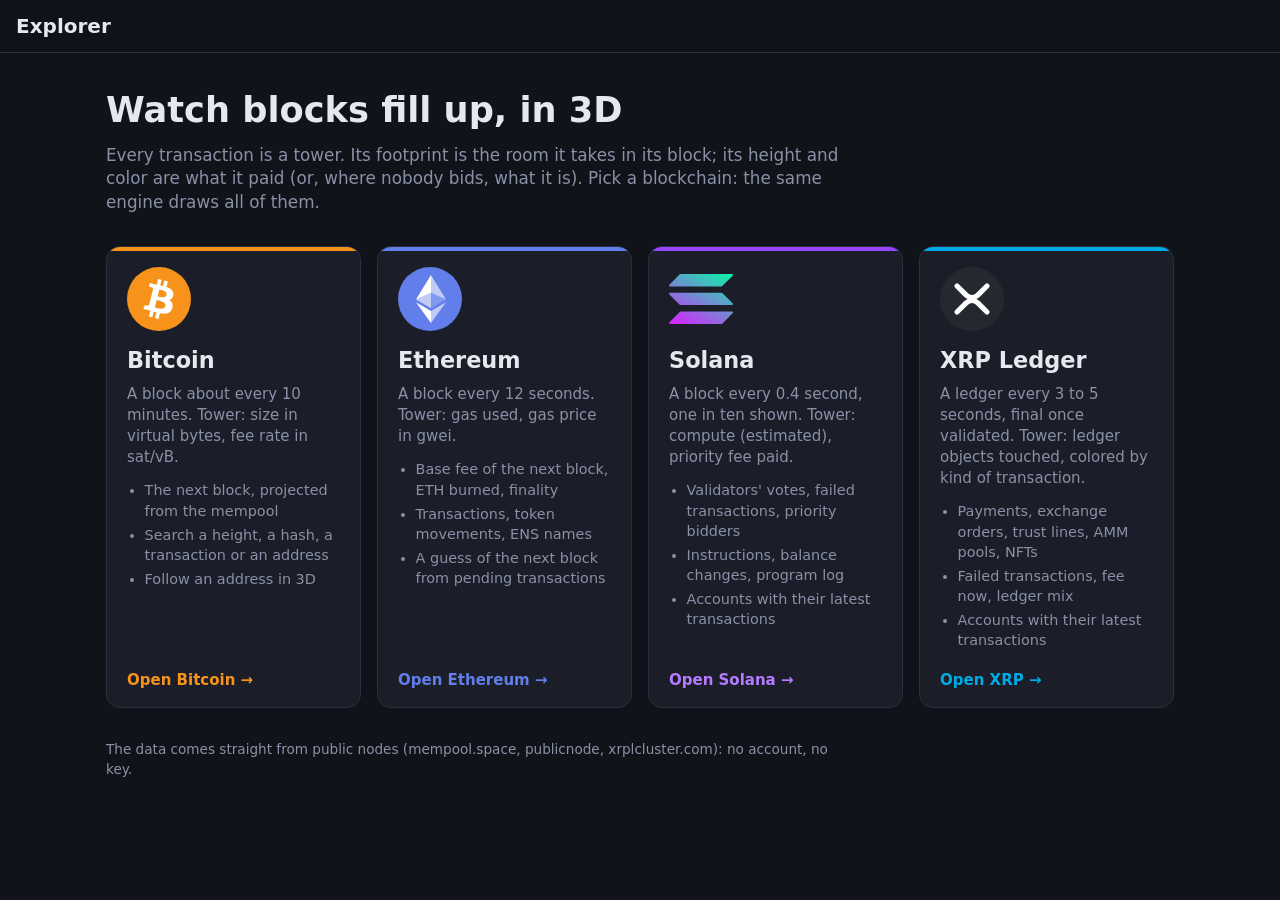
<file: index.html>
<!doctype html>
<html lang="en">

<head>
  <meta charset="utf-8">
  <meta name="viewport" content="width=device-width, initial-scale=1">
  <title>Blockchain Explorer in 3D</title>
  <link rel="stylesheet" href="css/style.css">
</head>

<body class="home">
  <header class="top">
    <h1>Explorer</h1>
  </header>

  <main class="home-main">
    <section class="hero">
      <h2>Watch blocks fill up, in 3D</h2>
      <p>Every transaction is a tower. Its footprint is the room it takes in its block; its height and color are what it paid (or, where nobody bids, what it is).
        Pick a blockchain: the same engine draws all of them.</p>
    </section>

    <section class="cards" aria-label="Blockchains">
      <a class="card bitcoin" href="bitcoin.html">
        <img src="img/bitcoin.svg" alt="" width="64" height="64">
        <h3>Bitcoin</h3>
        <p class="what">A block about every 10 minutes. Tower: size in virtual bytes, fee rate in sat/vB.</p>
        <ul>
          <li>The next block, projected from the mempool</li>
          <li>Search a height, a hash, a transaction or an address</li>
          <li>Follow an address in 3D</li>
        </ul>
        <span class="go">Open Bitcoin →</span>
      </a>

      <a class="card ethereum" href="ethereum.html">
        <img src="img/ethereum.svg" alt="" width="64" height="64">
        <h3>Ethereum</h3>
        <p class="what">A block every 12 seconds. Tower: gas used, gas price in gwei.</p>
        <ul>
          <li>Base fee of the next block, ETH burned, finality</li>
          <li>Transactions, token movements, ENS names</li>
          <li>A guess of the next block from pending transactions</li>
        </ul>
        <span class="go">Open Ethereum →</span>
      </a>

      <a class="card solana" href="solana.html">
        <img src="img/solana.svg" alt="" width="64" height="64">
        <h3>Solana</h3>
        <p class="what">A block every 0.4 second, one in ten shown. Tower: compute (estimated), priority fee paid.</p>
        <ul>
          <li>Validators' votes, failed transactions, priority bidders</li>
          <li>Instructions, balance changes, program log</li>
          <li>Accounts with their latest transactions</li>
        </ul>
        <span class="go">Open Solana →</span>
      </a>

      <a class="card xrp" href="xrp.html">
        <img src="img/xrp.svg" alt="" width="64" height="64">
        <h3>XRP Ledger</h3>
        <p class="what">A ledger every 3 to 5 seconds, final once validated. Tower: ledger objects touched, colored by kind of transaction.</p>
        <ul>
          <li>Payments, exchange orders, trust lines, AMM pools, NFTs</li>
          <li>Failed transactions, fee now, ledger mix</li>
          <li>Accounts with their latest transactions</li>
        </ul>
        <span class="go">Open XRP →</span>
      </a>
    </section>

    <p class="small">The data comes straight from public nodes (mempool.space, publicnode, xrplcluster.com): no account, no key.</p>
  </main>
</body>

</html>
</file>
<file: css/style.css>
:root {
  --bg: #11131a;
  --panel: #1b1e29;
  --line: #2b3040;
  --text: #e6e8ef;
  --muted: #8a91a6;
  --accent: #f7931a;
  /* the page sets it from Explorer.chain.theme.accent (app.js) */
  --ok: #3ecf8e;
  --bad: #ef5b5b;
  --mine: #ff5cf0;
  /* the tracked wallet: beacons, outlined blocks, the panel */
  --mono: ui-monospace, SFMono-Regular, Menlo, Consolas, monospace;
}

* {
  box-sizing: border-box;
}

body {
  margin: 0;
  background: var(--bg);
  color: var(--text);
  font: 15px/1.4 system-ui, sans-serif;
}

h1 {
  margin: 0;
  font-size: 1.25rem;
  color: var(--accent);
}

h2 {
  font-size: 1rem;
  margin: 0 0 .75rem;
}

h2 small {
  color: var(--muted);
  font-weight: 400;
  margin-left: .5rem;
}

main {
  max-width: 1200px;
  margin: 0 auto;
  padding: 1rem;
  display: grid;
  gap: 2rem;
}

.top {
  display: flex;
  flex-wrap: wrap;
  gap: .75rem 1rem;
  align-items: center;
  padding: .75rem 1rem;
  border-bottom: 1px solid var(--line);
}

#search {
  display: flex;
  flex: 1;
  min-width: 240px;
  gap: .5rem;
}

input,
button {
  font: inherit;
  color: inherit;
  background: var(--panel);
  border: 1px solid var(--line);
  border-radius: 8px;
  padding: .5rem .75rem;
}

input {
  flex: 1;
  min-width: 0;
}

button {
  cursor: pointer;
}

button:hover {
  border-color: var(--accent);
}

.pill {
  font-size: .8rem;
  padding: .2rem .6rem;
  border-radius: 99px;
  background: var(--panel);
}

.pill.on {
  color: var(--ok);
}

.pill.off {
  color: var(--bad);
}

.chain-wrap {
  position: relative;
}

.chain {
  position: relative;
  display: flex;
  align-items: stretch;
  gap: 1rem;
  overflow-x: auto;
  padding: .5rem .25rem;
  --fl: 0px;
  --fr: 0px;
  scrollbar-width: none;
  -webkit-mask-image: linear-gradient(90deg, transparent, #000 var(--fl), #000 calc(100% - var(--fr)), transparent);
  mask-image: linear-gradient(90deg, transparent, #000 var(--fl), #000 calc(100% - var(--fr)), transparent);
}

.chain::-webkit-scrollbar {
  display: none;
}

.chain-wrap.can-prev .chain {
  --fl: 56px;
}

.chain-wrap.can-next .chain {
  --fr: 56px;
}

.nav {
  position: absolute;
  top: 50%;
  z-index: 3;
  width: 2.5rem;
  height: 2.5rem;
  padding: 0;
  border-radius: 50%;
  display: grid;
  place-items: center;
  background: #1b1e29e6;
  backdrop-filter: blur(6px);
  box-shadow: 0 4px 16px #000a;
  opacity: 0;
  pointer-events: none;
  transform: translateY(-50%);
  transition: opacity .2s, border-color .15s, background .15s;
}

.nav-prev {
  left: -.6rem;
}

.nav-next {
  right: -.6rem;
}

.chain-wrap.can-prev .nav-prev,
.chain-wrap.can-next .nav-next {
  opacity: 1;
  pointer-events: auto;
}

.nav svg {
  display: block;
}

.nav:hover {
  border-color: var(--accent);
  background: #262b3b;
}

/* no scale on hover: a moving hit area makes edge clicks flicker */

@media (hover: none) {
  .nav {
    display: none;
  }
}

/* on touch screens: swipe with a finger */

/* native scrollbars replaced by a discreet thumb */

html {
  scrollbar-width: thin;
  scrollbar-color: #343a4f transparent;
}

.js-scroll {
  scrollbar-width: none;
}

.js-scroll::-webkit-scrollbar {
  display: none;
}

.scroll-host {
  position: relative;
}

.thumb {
  position: absolute;
  top: 0;
  right: 3px;
  width: 5px;
  border-radius: 3px;
  background: var(--muted);
  opacity: 0;
  cursor: grab;
  touch-action: none;
  transition: opacity .25s, width .15s;
  z-index: 4;
}

.thumb::before {
  content: "";
  position: absolute;
  inset: 0 -4px;
}

/* wider grab area */

.scroll-host:hover .thumb,
.scroll-host.active .thumb,
.scroll-host.drag .thumb {
  opacity: .5;
}

.scroll-host .thumb:hover,
.scroll-host.drag .thumb {
  opacity: .9;
  width: 7px;
}

.scroll-host.drag .thumb {
  cursor: grabbing;
}

.row {
  display: flex;
  gap: .75rem;
}

#upcoming {
  flex-direction: row-reverse;
}

/* the one closest to the next block is on the right */

.tip {
  width: 3px;
  background: var(--accent);
  border-radius: 2px;
  flex: none;
}

.block {
  position: relative;
  width: 150px;
  flex: none;
  padding: .75rem;
  border-radius: 10px;
  background: var(--panel);
  border: 1px solid var(--line);
  cursor: pointer;
  overflow: hidden;
  text-align: left;
}

.block::before {
  content: "";
  position: absolute;
  inset: auto 0 0 0;
  height: calc(var(--fill, 0) * 100%);
  background: color-mix(in srgb, var(--accent) 22%, transparent);
}

.block>* {
  position: relative;
}

.block.pending {
  border-style: dashed;
  cursor: default;
}

.block.fresh {
  animation: pop .6s ease-out;
}

@keyframes pop {
  from {
    transform: scale(.85);
    box-shadow: 0 0 0 0 var(--accent);
  }

  to {
    transform: none;
    box-shadow: 0 0 0 0 transparent;
  }
}

.block b {
  display: block;
  font-size: 1.05rem;
}

.block span {
  display: block;
  color: var(--muted);
  font-size: .8rem;
}

.txs {
  list-style: none;
  margin: 0;
  padding: 0;
  border: 1px solid var(--line);
  border-radius: 10px;
  overflow: hidden;
}

.txs li {
  display: grid;
  grid-template-columns: 1fr auto auto;
  gap: 1rem;
  padding: .5rem .75rem;
  background: var(--panel);
  border-top: 1px solid var(--line);
  cursor: pointer;
  font-size: .9rem;
}

.txs li:first-child {
  border-top: 0;
}

.txs li:hover {
  background: #222636;
}

.txs li.fresh {
  animation: flash 1s ease-out;
}

@keyframes flash {
  from {
    background: color-mix(in srgb, var(--accent) 35%, var(--panel));
  }
}

.mono {
  font-family: var(--mono);
  overflow: hidden;
  text-overflow: ellipsis;
  white-space: nowrap;
}

.muted {
  color: var(--muted);
}

dialog {
  width: min(900px, 94vw);
  max-height: 88vh;
  background: var(--bg);
  color: var(--text);
  border: 1px solid var(--line);
  border-radius: 12px;
  padding: 1.25rem;
}

dialog::backdrop {
  background: rgba(0, 0, 0, .6);
}

#close {
  position: absolute;
  top: .6rem;
  right: .6rem;
  z-index: 6;
  width: 2.5rem;
  height: 2.5rem;
  padding: 0;
  /* above the scroll host and its thumb, comfortable hit area */
  display: grid;
  place-items: center;
  font-size: 1.1rem;
  line-height: 1;
}

dl {
  display: grid;
  grid-template-columns: max-content 1fr;
  gap: .35rem 1rem;
  margin: 1rem 0;
}

dt {
  color: var(--muted);
}

dd {
  margin: 0;
  overflow-wrap: anywhere;
}

.tx-card {
  border: 1px solid var(--line);
  border-radius: 10px;
  padding: .75rem;
  margin-top: .75rem;
  background: var(--panel);
}

.link {
  color: var(--accent);
  cursor: pointer;
  background: none;
  border: 0;
  padding: 0;
  text-align: left;
}

@media (max-width: 600px) {
  .txs li {
    grid-template-columns: 1fr auto;
  }

  .txs li :nth-child(3) {
    display: none;
  }
}

/* ---------- 3D scene ---------- */

[hidden] {
  display: none !important;
}

.no3d {
  margin: 0 0 12px;
  color: var(--muted, #8b93a7);
  font-size: 13px;
}

.stage {
  position: relative;
  height: clamp(380px, 64vh, 660px);
  border: 1px solid var(--line);
  border-radius: 14px;
  overflow: hidden;
  background: #0b0d14;
}

#scene,
#scene canvas {
  position: absolute;
  inset: 0;
  width: 100%;
  height: 100%;
  display: block;
  touch-action: none;
}

.hud {
  position: absolute;
  left: 0;
  right: 0;
  display: flex;
  flex-wrap: wrap;
  justify-content: space-between;
  align-items: center;
  gap: .5rem 1rem;
  padding: .75rem 1rem;
  pointer-events: none;
}

.hud-top {
  top: 0;
  background: linear-gradient(#0b0d14cc, transparent);
}

.hud-bottom {
  bottom: 0;
  background: linear-gradient(transparent, #0b0d14cc);
}

.hud-title b {
  font-size: 1.1rem;
  color: var(--accent);
}

.hud-actions {
  display: flex;
  flex-wrap: wrap;
  align-items: center;
  gap: .5rem 1rem;
  font-size: .85rem;
}

.hud-actions label {
  display: flex;
  align-items: center;
  gap: .35rem;
  cursor: pointer;
  pointer-events: auto;
}

.hud-actions button {
  pointer-events: auto;
  padding: .3rem .7rem;
  font-size: .85rem;
}

.legend {
  display: flex;
  align-items: flex-start;
  gap: .5rem;
  font-size: .75rem;
  line-height: 8px;
  /* the unit sits at the height of the bar */
  color: var(--muted);
}

.legend-scale {
  position: relative;
  width: 180px;
  padding-bottom: 1.1rem;
  /* room for the ticks */
}

.legend-scale i {
  display: block;
  height: 8px;
  border-radius: 4px;
  /* the gradient is set by the script, from the color stops */
}

.legend-scale span span {
  /* a tick label */
  position: absolute;
  top: 12px;
  transform: translateX(-50%);
  font-size: .65rem;
  line-height: 1;
}

.legend-scale span .first {
  transform: none;
}

.legend-scale.categories {
  /* a chain whose colors are kinds of transactions: swatches and words instead of a gradient */
  width: auto;
  max-width: 520px;
  padding-bottom: 0;
  display: flex;
  flex-wrap: wrap;
  gap: 4px 12px;
  line-height: 1;
}

.legend-scale.categories .kind {
  display: inline-flex;
  align-items: center;
  gap: 5px;
  position: static;
  /* a button: click to show only this kind in the scene (the others are dimmed) */
  margin: -3px -5px;
  padding: 3px 5px;
  border: 0;
  border-radius: 6px;
  background: none;
  font: inherit;
  line-height: 1;
  color: inherit;
  cursor: pointer;
  pointer-events: auto;
}

.legend-scale.categories .kind:hover {
  background: #ffffff12;
}

.legend-scale.categories .kind.on {
  color: var(--text);
  background: #ffffff1f;
}

.legend-scale.categories .kind.off {
  opacity: .45;
}

.legend-scale.categories .kind i {
  width: 10px;
  height: 10px;
  border-radius: 3px;
}

.tooltip {
  position: absolute;
  z-index: 2;
  max-width: 280px;
  padding: .4rem .6rem;
  border-radius: 8px;
  pointer-events: none;
  background: #000c;
  border: 1px solid var(--accent);
  font: .8rem/1.35 var(--mono);
  white-space: pre-line;
  overflow-wrap: anywhere;
}

.scene-msg {
  position: absolute;
  inset: 0;
  display: grid;
  place-items: center;
  pointer-events: none;
  color: var(--muted);
}

.scene-msg:empty {
  display: none;
}

.block.selected {
  border-color: var(--accent);
  box-shadow: 0 0 0 1px var(--accent), 0 0 18px color-mix(in srgb, var(--accent) 33%, transparent);
}

.block.pending.clickable {
  cursor: pointer;
  border-color: #4cc9f0aa;
}

.block.pending.selected {
  border-style: solid;
  border-color: #4cc9f0;
  box-shadow: 0 0 0 1px #4cc9f0, 0 0 18px #4cc9f055;
}

/* keeps the block list from widening the page (grid items default to min-width: auto) */

main>* {
  min-width: 0;
}

/* ---------- responsive ---------- */

.hud {
  z-index: 2;
}

.scene-msg {
  z-index: 1;
}

.hud-title {
  min-width: 0;
  overflow: hidden;
  text-overflow: ellipsis;
  white-space: nowrap;
}

/* detail dialog: nothing may overflow, hashes and addresses wrap */

dialog {
  overflow: hidden;
  max-height: 92vh;
  max-height: 92dvh;
}

#detail-body {
  min-width: 0;
  max-height: calc(92vh - 2.7rem);
  max-height: calc(92dvh - 2.7rem);
  overflow-y: auto;
  padding-right: .5rem;
}

#detail-body h2 {
  padding-right: 3rem;
  margin-top: 0;
}

dl {
  grid-template-columns: max-content minmax(0, 1fr);
}

dd .mono,
.tx-card>.mono,
.tx-card>.link,
.link.mono {
  white-space: normal;
  overflow-wrap: anywhere;
  text-overflow: clip;
}

.tx-card {
  min-width: 0;
}

@media (max-width: 640px) {
  .top {
    padding: .6rem .75rem;
    gap: .5rem;
  }

  .top h1 {
    order: 1;
  }

  #status {
    order: 2;
    margin-left: auto;
  }

  #search {
    order: 3;
    flex: 1 1 100%;
    min-width: 0;
  }

  main {
    padding: .75rem;
    gap: 1.25rem;
  }

  /* the info bar no longer overlays the scene: it goes above and below */

  .stage {
    display: flex;
    flex-direction: column;
    height: auto;
  }

  #scene {
    position: relative;
    inset: auto;
    flex: none;
    height: min(58vh, 460px);
  }

  .hud {
    position: static;
    background: none;
    padding: .5rem .75rem;
    gap: .35rem .75rem;
  }

  .hud-top {
    border-bottom: 1px solid var(--line);
  }

  .hud-actions {
    gap: .35rem .75rem;
    font-size: .8rem;
  }

  .hud-title b {
    font-size: 1rem;
  }

  .legend-scale {
    width: 110px;
  }

  dialog {
    width: 96vw;
    padding: 1rem .85rem;
    border-radius: 10px;
  }

  dl {
    grid-template-columns: 1fr;
    gap: .1rem 0;
  }

  dt {
    margin-top: .5rem;
    font-size: .8rem;
  }

  h2 small {
    display: block;
    margin: .15rem 0 0;
  }
}

/* ---------- transaction feed ---------- */

.feed-head {
  display: flex;
  flex-wrap: wrap;
  align-items: baseline;
  gap: .25rem .5rem;
}

.feed-head small {
  flex: 1;
}

.pause {
  margin-left: auto;
  font-size: .85rem;
  font-weight: 400;
  cursor: pointer;
  display: flex;
  align-items: center;
  gap: .35rem;
  color: var(--muted);
}

.txs {
  max-height: 60vh;
  overflow-y: auto;
}

.txs li.fresh {
  animation: flash 1s ease-out, slide .25s ease-out;
}

@keyframes slide {
  from {
    opacity: 0;
    transform: translateY(-10px);
  }
}

@media (prefers-reduced-motion: reduce) {
  .txs li.fresh {
    animation: none;
  }
}

/* ---------- finishing touches ---------- */

::selection {
  background: color-mix(in srgb, var(--accent) 45%, transparent);
}

:focus-visible {
  outline: 2px solid var(--accent);
  outline-offset: 2px;
}

.top {
  position: sticky;
  top: 0;
  z-index: 10;
  background: #11131ad9;
  backdrop-filter: blur(10px);
}

.block {
  transition: border-color .15s, box-shadow .15s;
}

.block:not(.pending):hover {
  border-color: #3d4560;
  box-shadow: 0 4px 14px #0006;
}

/* no translate: it moved the card out from under the pointer */

button {
  transition: border-color .15s, background .15s;
}

button:hover {
  background: #222636;
}

dialog::backdrop {
  backdrop-filter: blur(3px);
}

/* a finger needs more than a pointer: the small controls grow where the main input is touch */
@media (pointer: coarse) {
  .legend-scale.categories .kind {
    min-height: 32px;
    padding: 6px 8px;
  }

  .w-btn {
    min-width: 32px;
    min-height: 32px;
  }

  .hud-actions button,
  .hud-actions select {
    min-height: 36px;
  }
}

@media (prefers-reduced-motion: reduce) {
  .block,
  .nav,
  .thumb {
    transition: none;
  }

  .block.fresh {
    animation: none;
  }
}

/* ---------- network stats ---------- */

.stats {
  display: grid;
  grid-template-columns: repeat(auto-fit, minmax(165px, 1fr));
  gap: .75rem;
}

.stat {
  position: relative;
  overflow: hidden;
  display: flex;
  flex-direction: column;
  gap: .15rem;
  padding: .7rem .9rem;
  background: var(--panel);
  border: 1px solid var(--line);
  border-radius: 10px;
}

.stat .k {
  color: var(--muted);
  font-size: .75rem;
  text-transform: uppercase;
  letter-spacing: .04em;
}

.stat b {
  font-size: 1.35rem;
  line-height: 1.2;
  font-variant-numeric: tabular-nums;
}

.stat b em {
  font-style: normal;
  font-size: .85rem;
  color: var(--muted);
  font-weight: 400;
  margin-left: .2rem;
}

.stat small {
  color: var(--muted);
  font-size: .78rem;
}

.stat svg {
  position: absolute;
  right: 0;
  bottom: 0;
  width: 45%;
  height: 40%;
  opacity: .55;
  pointer-events: none;
}

.stat svg polyline {
  fill: none;
  stroke: var(--accent);
  stroke-width: 1.5;
  vector-effect: non-scaling-stroke;
  stroke-linejoin: round;
}

.stat .bar {
  display: block;
  height: 4px;
  margin-top: .35rem;
  border-radius: 2px;
  background: var(--line);
  overflow: hidden;
}

.stat .bar u {
  display: block;
  height: 100%;
  width: 0;
  background: var(--accent);
  text-decoration: none;
  transition: width .6s;
}

.stat b.up {
  color: var(--ok);
}

.stat b.down {
  color: var(--bad);
}

@media (max-width: 860px) {
  .stats {
    grid-template-columns: repeat(2, minmax(0, 1fr));
  }

  .stats > .stat:last-child:nth-child(odd) {
    grid-column: 1 / -1; /* an odd number of cards: the last one takes the whole row, not half of it */
  }
}

@media (max-width: 380px) {
  .stat b {
    font-size: 1.15rem;
  }

  .stat {
    padding: .6rem .7rem;
  }
}

@media (prefers-reduced-motion: reduce) {
  .stat .bar u {
    transition: none;
  }
}

/* load older blocks */

.block.more {
  display: grid;
  place-content: center;
  text-align: center;
  border-style: dashed;
  color: var(--muted);
}

.block.more:hover {
  color: var(--text);
}

.block.more:disabled {
  opacity: .6;
  cursor: progress;
}

/* layout order selector */

.hud-actions select {
  pointer-events: auto;
  font: inherit;
  font-size: .85rem;
  color: inherit;
  background: var(--panel);
  border: 1px solid var(--line);
  border-radius: 8px;
  padding: .25rem .4rem;
  cursor: pointer;
}

.hud-actions select:hover {
  border-color: var(--accent);
}

.hud-actions select:focus-visible:hover {
  border-color: var(--line);
}

/* like the buttons: the focus ring, not ring + hover border */

/* the dialog itself takes the initial focus (no ring on the close button); keyboard focus still shows a single ring */

dialog:focus {
  outline: none;
}

button:focus-visible:hover {
  border-color: var(--line);
}

/* one orange contour at a time: the focus ring, not ring + hover border */

/* address page: what each transaction did to the balance, the lines of the address itself, "load more" */

.tx-meta {
  display: flex;
  flex-wrap: wrap;
  justify-content: space-between;
  gap: .1rem .75rem;
  margin: .2rem 0 .5rem;
  font-size: .85rem;
  color: var(--muted);
}

.tx-meta .pending {
  color: var(--accent);
}

.amt {
  font: .85rem var(--mono);
  white-space: nowrap;
}

.amt.up {
  color: var(--ok);
}

.amt.down {
  color: var(--bad);
}

.wallet {
  position: absolute;
  left: .75rem;
  bottom: 4.2rem;
  z-index: 3;
  display: flex;
  flex-direction: column;
  width: min(340px, calc(100% - 1.5rem));
  max-height: calc(100% - 9.5rem);
  padding: .55rem .65rem;
  background: #11131ae6;
  backdrop-filter: blur(8px);
  border: 1px solid color-mix(in srgb, var(--mine) 55%, var(--line));
  border-radius: 12px;
  box-shadow: 0 0 22px color-mix(in srgb, var(--mine) 18%, transparent);
}

.w-head {
  display: flex;
  align-items: center;
  gap: .3rem;
}

.w-head .link {
  flex: 1;
  min-width: 0;
  font-size: .85rem;
  color: var(--mine);
  overflow: hidden;
  text-overflow: ellipsis;
  white-space: nowrap;
}

.w-btn {
  padding: .1rem .45rem;
  font-size: .9rem;
  line-height: 1.3;
  border-radius: 6px;
}

.w-btn:disabled {
  opacity: .5;
  cursor: progress;
}

.wallet.busy #wallet-refresh {
  animation: spin 1s linear infinite;
}

@keyframes spin {
  to {
    transform: rotate(360deg);
  }
}

.w-sum {
  margin: .25rem 0 .35rem;
  font-size: .75rem;
  color: var(--muted);
}

.w-empty {
  padding: .5rem .25rem;
  font-size: .75rem;
  color: var(--muted);
}

.w-body {
  display: flex;
  flex-direction: column;
  flex: 1;
  min-height: 0;
}

.w-body .scroll-host {
  display: flex;
  flex-direction: column;
  flex: 1;
  min-height: 0;
}

.wallet.collapsed .w-body,
.wallet.collapsed .w-sum {
  display: none;
}

#wallet-list {
  list-style: none;
  margin: 0;
  padding: 0;
  flex: 1;
  min-height: 0;
  overflow-y: auto;
}

.w-row {
  display: flex;
  align-items: center;
  gap: .55rem;
  width: 100%;
  padding: .35rem .3rem;
  border: 0;
  border-top: 1px solid var(--line);
  border-radius: 0;
  background: none;
  text-align: left;
  font-size: .8rem;
}

.w-row:hover {
  border-color: var(--line);
  background: #222636;
}

#wallet-list li:first-child .w-row {
  border-top-color: transparent;
}

.w-dot {
  flex: none;
  width: .6rem;
  height: .6rem;
  border-radius: 50%;
  border: 2px solid color-mix(in srgb, var(--mine) 55%, var(--muted));
}

.w-row.lit .w-dot {
  background: var(--mine);
  border-color: var(--mine);
  box-shadow: 0 0 8px var(--mine);
}

.w-what {
  flex: 1;
  min-width: 0;
  display: flex;
  flex-direction: column;
}

.w-what small {
  color: var(--muted);
  font-size: .72rem;
  line-height: 1.25;
  overflow-wrap: anywhere;
}

.w-row.pending .w-what b {
  color: var(--accent);
}

.w-more {
  margin-top: .4rem;
  padding: .3rem;
  font-size: .8rem;
}

.w-dim {
  display: flex;
  align-items: center;
  gap: .4rem;
  margin-top: .5rem;
  font-size: .75rem;
  color: var(--muted);
  cursor: pointer;
}

@media (prefers-reduced-motion: reduce) {
  .wallet.busy #wallet-refresh {
    animation: none;
  }
}

@media (max-width: 640px) {
  /* the stage is a column on a phone: the panel sits between the scene and the legend instead of over the scene */

  .wallet {
    position: static;
    width: auto;
    max-height: 44vh;
    margin: .5rem .75rem;
  }
}

/* ---------- switch between the blockchains ---------- */

.chains {
  display: flex;
  flex-wrap: wrap; /* four chains do not fit on one line of a phone */
  gap: .3rem;
}

.chains a {
  padding: .22rem .7rem;
  border: 1px solid var(--line);
  border-radius: 99px;
  color: var(--muted);
  text-decoration: none;
  font-size: .85rem;
}

.chains a:hover {
  color: var(--text);
  border-color: var(--accent);
}

.chains a[aria-current="page"] {
  color: var(--text);
  border-color: var(--accent);
  background: color-mix(in srgb, var(--accent) 16%, transparent);
}

@media (max-width: 640px) {
  .top .chains {
    order: 1;
  }
}

/* ---------- logos: the page title and the switch between chains ---------- */

.brand {
  display: inline-flex;
  align-items: center;
  gap: .5rem;
  color: inherit;
  text-decoration: none;
}

.brand .logo {
  width: 28px;
  height: 28px;
  object-fit: contain;
}

.chains a {
  display: inline-flex;
  align-items: center;
  gap: .4rem;
}

.chains img {
  width: 16px;
  height: 16px;
  object-fit: contain;
}

/* ---------- the home page: the choice of a blockchain ---------- */

body.home h1 {
  color: var(--text);
}

.home-main {
  max-width: 1100px;
  margin: 0 auto;
  padding: 2rem 1rem 3rem;
  display: grid;
  gap: 2rem;
}

.hero h2 {
  font-size: clamp(1.5rem, 4vw, 2.2rem);
  margin: 0 0 .6rem;
}

.hero p {
  margin: 0;
  max-width: 46rem;
  color: var(--muted);
  font-size: 1.05rem;
}

.cards {
  display: grid;
  grid-template-columns: repeat(auto-fit, minmax(235px, 1fr));
  gap: 1rem;
}

.card {
  --c: var(--muted);
  position: relative;
  display: flex;
  flex-direction: column;
  gap: .5rem;
  padding: 1.25rem 1.25rem 1rem;
  border: 1px solid var(--line);
  border-radius: 14px;
  background: var(--panel);
  color: var(--text);
  text-decoration: none;
  overflow: hidden;
  transition: border-color .2s, transform .2s, box-shadow .2s;
}

.card::before {
  content: "";
  position: absolute;
  inset: 0 0 auto 0;
  height: 4px;
  background: var(--c);
}

.card:hover,
.card:focus-visible {
  border-color: var(--c);
  transform: translateY(-3px);
  box-shadow: 0 10px 30px color-mix(in srgb, var(--c) 22%, transparent);
  outline: none;
}

.card.bitcoin {
  --c: #f7931a;
}

.card.ethereum {
  --c: #627eea;
}

.card.solana {
  --c: #9945ff;
}

.card.xrp {
  --c: #00aae4;
}

.card img {
  width: 64px;
  height: 64px;
  object-fit: contain;
  align-self: flex-start;
}

.card h3 {
  margin: .35rem 0 0;
  font-size: 1.4rem;
}

.card .what {
  margin: 0;
  color: var(--muted);
}

.card ul {
  margin: .25rem 0 0;
  padding-left: 1.1rem;
  font-size: .9rem;
  color: var(--muted);
  display: grid;
  gap: .25rem;
}

.card .go {
  margin-top: auto;
  padding-top: .75rem;
  color: var(--c);
  font-weight: 600;
}

.card.solana .go {
  color: #b57bff;
}

.small {
  margin: 0;
  color: var(--muted);
  font-size: .85rem;
  max-width: 46rem;
}

@media (prefers-reduced-motion: reduce) {
  .card {
    transition: none;
  }

  .card:hover,
  .card:focus-visible {
    transform: none;
  }
}

/* the button of an address page that lights its transactions in the 3D scene (the chains that can track an address) */
.show3d {
  display: block;
  margin: 0 0 .5rem;
  color: var(--mine);
  border-color: var(--mine);
}

.show3d:hover {
  border-color: var(--mine);
  background: color-mix(in srgb, var(--mine) 14%, var(--panel));
}

/* ---------- diagnostics panel (?debug) ---------- */

.diag {
  position: fixed;
  right: .75rem;
  bottom: .75rem;
  z-index: 50;
  width: min(420px, calc(100vw - 1.5rem));
  max-height: 55vh;
  overflow: auto;
  padding: .6rem .75rem;
  border: 1px solid var(--line);
  border-radius: 10px;
  background: #0b0d14ee;
  font: .72rem/1.35 ui-monospace, SFMono-Regular, Menlo, monospace;
  color: var(--text);
}

.diag .dg-head {
  display: flex;
  align-items: center;
  gap: .4rem;
  margin-bottom: .4rem;
}

.diag .dg-head b {
  margin-right: auto;
}

.diag button {
  padding: .1rem .5rem;
  font: inherit;
}

.diag .dg-count {
  margin: .4rem 0;
}

.diag .dg-events div {
  overflow-wrap: anywhere;
  color: var(--muted);
}

.diag .dg-error {
  color: var(--bad);
}

.diag .dg-warn {
  color: #e8b44d;
}

/* ---------- link to the view (dialog) ---------- */

#copylink {
  position: absolute;
  top: .6rem;
  right: 3.4rem;
  z-index: 6;
  width: 2.5rem;
  height: 2.5rem;
  padding: 0;
  display: grid;
  place-items: center;
  font-size: 1rem;
  line-height: 1;
}

#copylink[hidden] {
  display: none;
}
</file>
